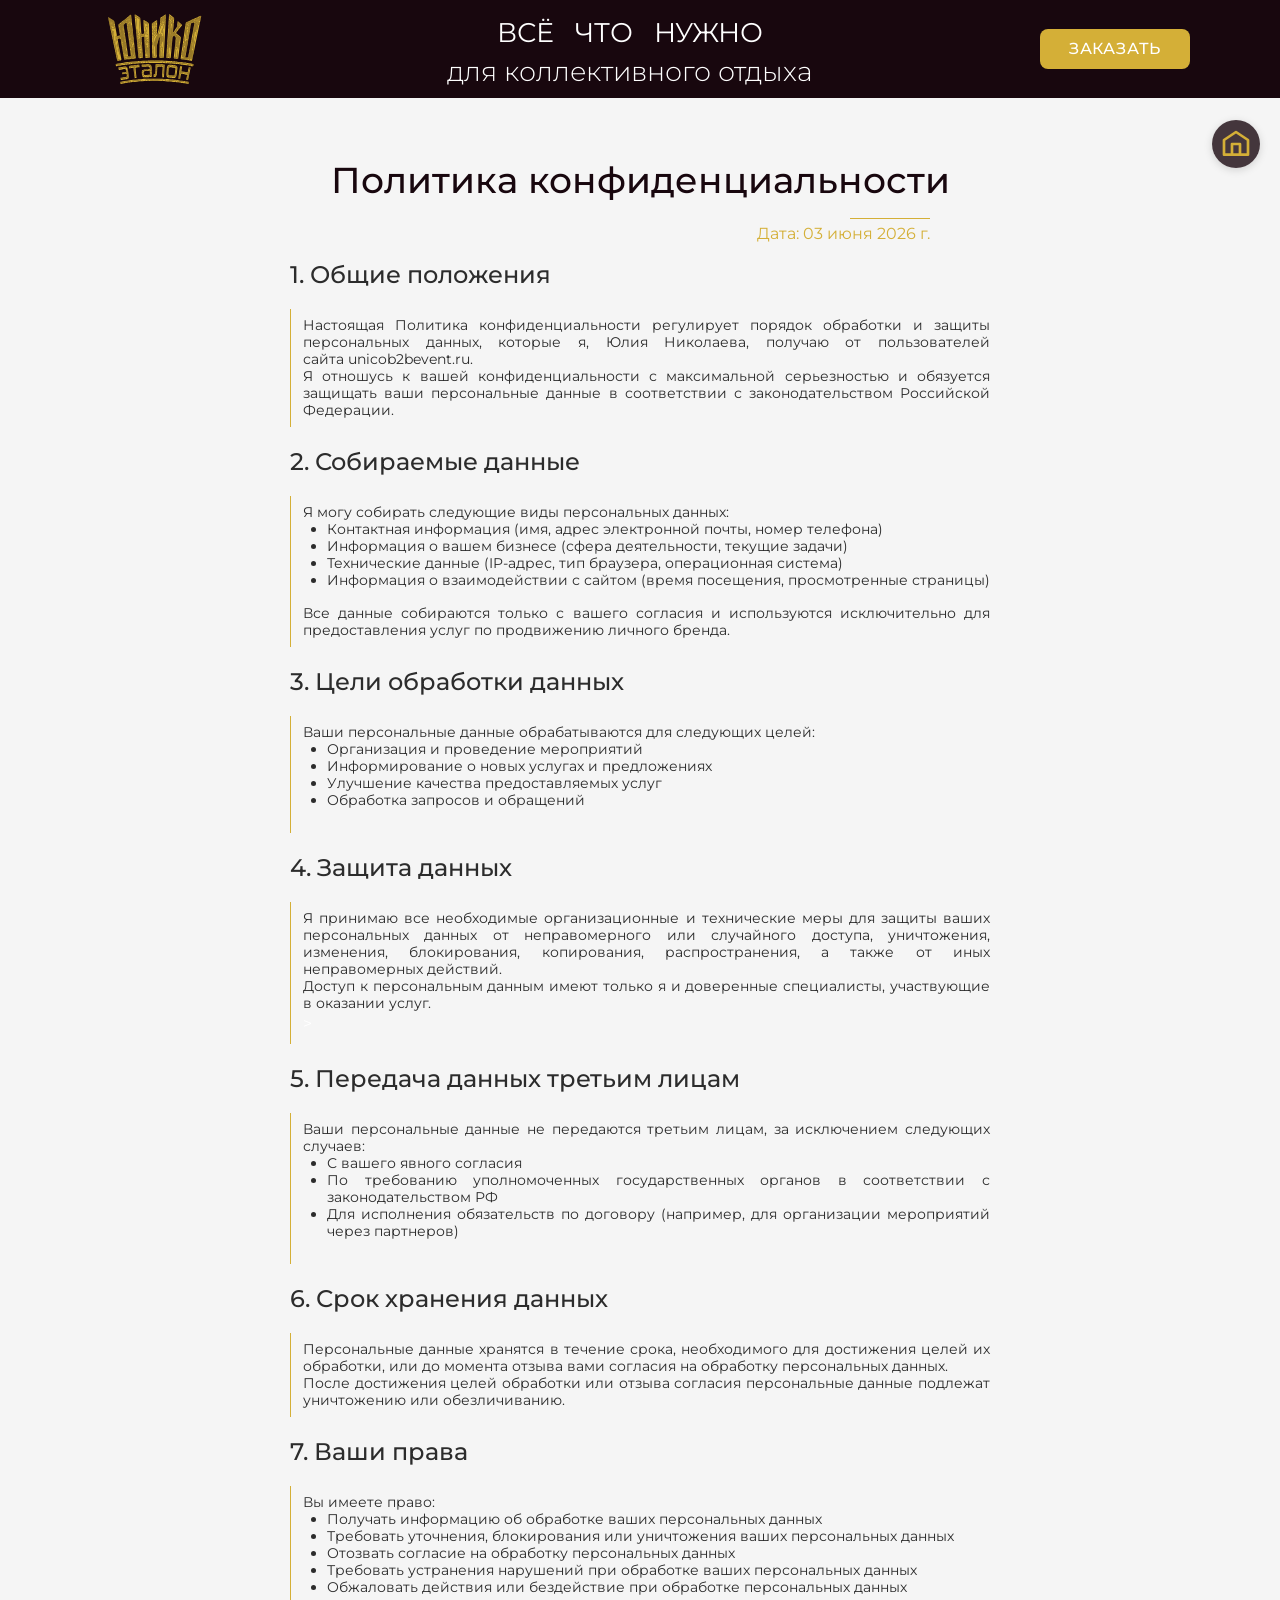
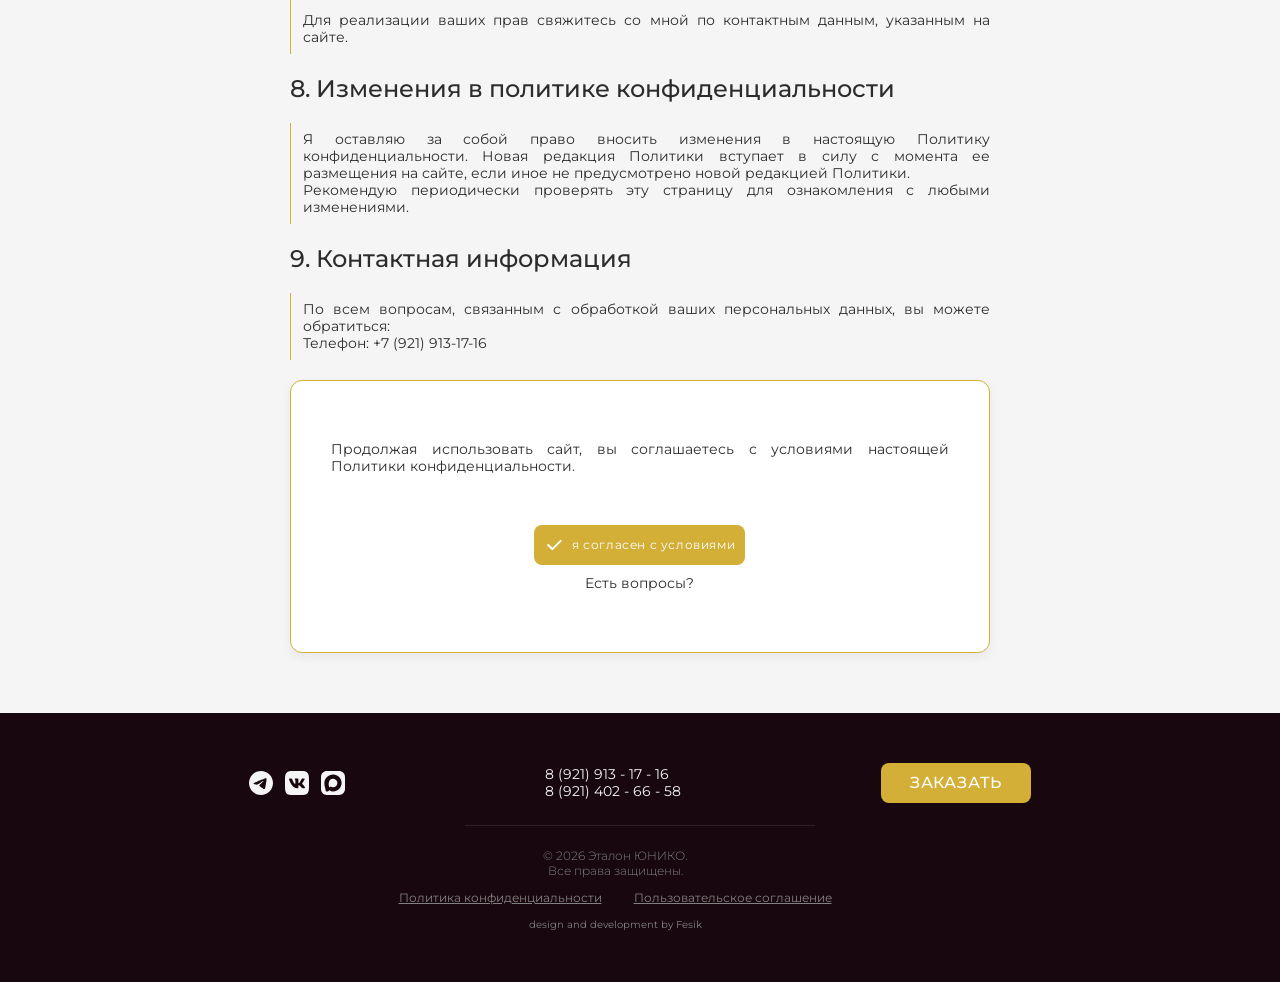
<file: privacy_policy_page.html>
<!DOCTYPE html>
<html lang="ru">
<head>
    <meta charset="UTF-8">
    <meta name="viewport" content="width=device-width, initial-scale=1.0">
    <title>Политика конфиденциальности – UNICOB2BEVENT</title>
    <meta name="description"
          content="Политика конфиденциальности сайта unicob2bevent.ru.">
    <meta name="robots" content="noindex, follow">
    <link rel="icon" href="/img/icons/favicon.svg" type="image/x-icon">
    <link href="https://fonts.googleapis.com/css2?family=Montserrat:wght@300;400;500;600&display=swap" rel="stylesheet">
    <link rel="stylesheet" href="./css/style.css?v=1.0.0">
    <meta name="theme-color" content="#18070E">
</head>
<body>
<header class="header">
    <div class="container header__inner">
        <a class="logo" href="index.html" aria-label="На главную"><img src="img/logo_vector_gold.svg" alt="логотип"></a>
        <div class="slogan">
            <span class="header__slogan_frsLine">всё &ensp;что &ensp;нужно</span>
            <span class="header__slogan_secLine">для коллективного отдыха</span>
        </div>
        <div class="header__contacts">
            <a href="tel:+79219131716">
                <button class="btn">Заказать</button>
            </a>
        </div>
    </div>
</header>
<main class="legal-page">

    <h1>Политика конфиденциальности</h1>
    <div class="divider">
        <svg width="80" height="1" viewBox="0 0 80 1" fill="none" xmlns="http://www.w3.org/2000/svg">
            <line y1="0.5" x2="80" y2="0.5" stroke="#D4AF37"/>
        </svg>
        <span class="legal-date">Дата: 03 июня 2026 г.</span>
    </div>
    <div class="legal__content">
        <h2>1. Общие положения</h2>
        <div class="legal__block">
            <p>Настоящая Политика конфиденциальности регулирует порядок обработки и защиты персональных данных, которые
                я, Юлия Николаева, получаю от пользователей сайта unicob2bevent.ru.<br>
                Я отношусь к вашей конфиденциальности с максимальной серьезностью и обязуется защищать ваши персональные
                данные в соответствии с законодательством Российской Федерации.</p>
        </div>
        <h2>2. Собираемые данные</h2>
        <div class="legal__block">
            <p>Я могу собирать следующие виды персональных данных:</p>
            <ul>
                <li>Контактная информация (имя, адрес электронной почты, номер телефона)</li>
                <li>Информация о вашем бизнесе (сфера деятельности, текущие задачи)</li>
                <li>Технические данные (IP-адрес, тип браузера, операционная система)</li>
                <li>Информация о взаимодействии с сайтом (время посещения, просмотренные страницы)</li>
            </ul>
            <p>Все данные собираются только с вашего согласия и используются исключительно для предоставления услуг по
                продвижению личного бренда.</p>
        </div>
        <h2>3. Цели обработки данных</h2>
        <div class="legal__block">
            <p>Ваши персональные данные обрабатываются для следующих целей:</p>
            <ul>
                <li>Организация и проведение мероприятий</li>
                <li>Информирование о новых услугах и предложениях</li>
                <li>Улучшение качества предоставляемых услуг</li>
                <li>Обработка запросов и обращений</li>
            </ul>
        </div>
        <h2>4. Защита данных</h2>
        <div class="legal__block">
            <p>Я принимаю все необходимые организационные и технические меры для защиты ваших персональных данных от
                неправомерного или случайного доступа, уничтожения, изменения, блокирования, копирования,
                распространения, а также от иных неправомерных действий.<br>
                Доступ к персональным данным имеют только я и доверенные специалисты, участвующие в оказании услуг.</p>>
        </div>
        <h2>5. Передача данных третьим лицам</h2>
        <div class="legal__block">
            <p>Ваши персональные данные не передаются третьим лицам, за исключением следующих случаев:</p>
            <ul>
                <li>С вашего явного согласия</li>
                <li>По требованию уполномоченных государственных органов в соответствии с законодательством РФ</li>
                <li>Для исполнения обязательств по договору (например, для организации мероприятий через партнеров)</li>
            </ul>
        </div>
        <h2>6. Срок хранения данных</h2>
        <div class="legal__block">
            <p>Персональные данные хранятся в течение срока, необходимого для достижения целей их обработки, или до
                момента отзыва вами согласия на обработку персональных данных.<br>
                После достижения целей обработки или отзыва согласия персональные данные подлежат уничтожению или
                обезличиванию.</p>
        </div>

        <h2>7. Ваши права</h2>
        <div class="legal__block">
            <p>Вы имеете право:</p>
            <ul>
                <li>Получать информацию об обработке ваших персональных данных</li>
                <li>Требовать уточнения, блокирования или уничтожения ваших персональных данных</li>
                <li>Отозвать согласие на обработку персональных данных</li>
                <li>Требовать устранения нарушений при обработке ваших персональных данных</li>
                <li>Обжаловать действия или бездействие при обработке персональных данных</li>
            </ul>
            <p>Для реализации ваших прав свяжитесь со мной по контактным данным, указанным на сайте.</p>
        </div>
        <h2>8. Изменения в политике конфиденциальности</h2>
        <div class="legal__block">
            <p>Я оставляю за собой право вносить изменения в настоящую Политику конфиденциальности. Новая редакция
                Политики вступает в силу с момента ее размещения на сайте, если иное не предусмотрено новой редакцией
                Политики.<br>Рекомендую периодически проверять эту страницу для ознакомления с любыми изменениями.</p>
        </div>
        <h2>9. Контактная информация</h2>
        <div class="legal__block">
            <p>По всем вопросам, связанным с обработкой ваших персональных данных, вы можете обратиться:</p>
            <p>Телефон: +7 (921) 913-17-16</p>
        </div>
        <div class="confirm">
            <p class="confirm__message">Продолжая использовать сайт, вы соглашаетесь с условиями настоящей Политики конфиденциальности.</p>
            <div class="confirm__accept">
                <button class="btn btn__accept" id="confirmBtn">
                    <svg width="20" height="20" viewBox="0 0 20 20" fill="none" xmlns="http://www.w3.org/2000/svg">
                        <path d="M16.6667 5.8335L8.33333 14.1668L4.16667 10.0002" stroke="currentColor" stroke-width="2" stroke-linecap="round" stroke-linejoin="round"/>
                    </svg>
                    <span>Я согласен с условиями</span>
                </button>
                <a href="tel:+79219131716" class="privacy-questions">Есть вопросы?</a>
            </div>
        </div>
    </div>
</main>
<footer class="footer">
    <div class="footer__main">
        <div class="footer__main-sotial">
            <a href="https://t.me/etalon_unico">
                <svg width="24" height="24" viewBox="0 0 24 24" fill="none" xmlns="http://www.w3.org/2000/svg">
                    <path d="M24 12C24 15.1826 22.7357 18.2348 20.4853 20.4853C18.2348 22.7357 15.1826 24 12 24C8.8174 24 5.76516 22.7357 3.51472 20.4853C1.26428 18.2348 0 15.1826 0 12C0 8.8174 1.26428 5.76516 3.51472 3.51472C5.76516 1.26428 8.8174 0 12 0C15.1826 0 18.2348 1.26428 20.4853 3.51472C22.7357 5.76516 24 8.8174 24 12ZM12.4305 8.859C11.2635 9.345 8.9295 10.35 5.4315 11.874C4.8645 12.099 4.566 12.321 4.539 12.537C4.494 12.9015 4.9515 13.0455 5.574 13.242L5.8365 13.3245C6.4485 13.524 7.2735 13.7565 7.701 13.7655C8.091 13.7745 8.5245 13.6155 9.003 13.2855C12.2715 11.079 13.959 9.9645 14.064 9.9405C14.139 9.9225 14.244 9.9015 14.313 9.9645C14.3835 10.026 14.376 10.1445 14.3685 10.176C14.3235 10.3695 12.528 12.0375 11.5995 12.9015C11.31 13.1715 11.1045 13.362 11.0625 13.4055C10.97 13.5 10.876 13.593 10.7805 13.6845C10.2105 14.2335 9.7845 14.6445 10.803 15.3165C11.2935 15.6405 11.6865 15.906 12.078 16.173C12.504 16.464 12.93 16.7535 13.482 17.1165C13.6215 17.2065 13.7565 17.304 13.887 17.397C14.3835 17.751 14.832 18.069 15.3825 18.018C15.7035 17.988 16.035 17.688 16.203 16.788C16.6005 14.6625 17.382 10.059 17.562 8.1615C17.573 8.00376 17.5664 7.8453 17.5425 7.689C17.5284 7.56288 17.4673 7.44669 17.3715 7.3635C17.235 7.26928 17.0723 7.22047 16.9065 7.224C16.4565 7.2315 15.762 7.473 12.4305 8.859Z"
                          fill="#F5F5F5"/>
                </svg>
            </a>
            <a href="https://vk.com/etalon_unico">
                <svg width="24" height="24" viewBox="0 0 24 24" fill="none" xmlns="http://www.w3.org/2000/svg">
                    <path d="M15.6875 0H8.325C1.59997 0 0 1.59997 0 8.31247V15.675C0 22.4 1.58753 24 8.31247 24H15.675C22.4 24 24 22.4125 24 15.6875V8.325C24 1.59997 22.4125 0 15.6875 0ZM19.375 17.125H17.625C16.9625 17.125 16.7625 16.5875 15.575 15.4C14.5375 14.4 14.1 14.275 13.8375 14.275C13.475 14.275 13.375 14.375 13.375 14.875V16.45C13.375 16.875 13.2375 17.125 12.125 17.125C11.0455 17.0524 9.99863 16.7245 9.07066 16.1681C8.14268 15.6118 7.36015 14.843 6.7875 13.925C5.42803 12.2328 4.48213 10.2469 4.02503 8.12497C4.02503 7.86247 4.125 7.62496 4.62503 7.62496H6.375C6.825 7.62496 6.98753 7.82497 7.1625 8.2875C8.01247 10.7875 9.46253 12.9625 10.05 12.9625C10.275 12.9625 10.375 12.8625 10.375 12.3V9.72496C10.3 8.55 9.675 8.44996 9.675 8.025C9.68323 7.91288 9.73483 7.80839 9.81885 7.73369C9.90287 7.659 10.0127 7.62 10.125 7.62496H12.875C13.25 7.62496 13.375 7.81246 13.375 8.26246V11.7375C13.375 12.1125 13.5375 12.2375 13.65 12.2375C13.875 12.2375 14.05 12.1125 14.4625 11.7C15.3489 10.619 16.0732 9.4147 16.6125 8.12497C16.6675 7.96978 16.7719 7.83689 16.9096 7.7466C17.0473 7.6563 17.2108 7.61358 17.375 7.62496H19.125C19.65 7.62496 19.7625 7.88746 19.65 8.26246C19.0132 9.68843 18.2254 11.042 17.3 12.3C17.1125 12.5875 17.0375 12.7375 17.3 13.075C17.475 13.3375 18.0875 13.85 18.5 14.3375C19.1 14.9359 19.5982 15.6284 19.975 16.3875C20.125 16.875 19.875 17.125 19.375 17.125Z"
                          fill="#F5F5F5"/>
                </svg>
            </a>
            <a href="https://max.ru/u/f9LHodD0cOKzIsAyocp4rZ_jFuIFk7jGyEmi_0BeuviK6y-SVyD90GuSvQ4">
                <svg width="24" height="24" viewBox="0 0 24 24" fill="none" xmlns="http://www.w3.org/2000/svg">
                    <path fill-rule="evenodd" clip-rule="evenodd"
                          d="M5.876 0H18.1238C21.3558 0 24 2.65244 24 5.89437V18.1056C24 21.3476 21.3558 24 18.1238 24H5.876C2.64418 24 0 21.3476 0 18.1056V5.89437C0 2.65244 2.64418 0 5.876 0ZM12.1857 20.4938C10.4956 20.4938 9.71031 20.2469 8.34918 19.2596C7.48277 20.3705 4.75593 21.2347 4.63587 19.7533C4.63587 18.6433 4.38599 17.7082 4.11038 16.6791C3.7731 15.418 3.39795 14.0153 3.39795 11.9766C3.39795 7.11556 7.3979 3.45886 12.1412 3.45886C16.8831 3.45886 20.6017 7.29328 20.6017 12.0239C20.6017 16.7538 16.7646 20.4939 12.1855 20.4939L12.1857 20.4938ZM12.2542 7.66185C9.94647 7.54126 8.14583 9.13738 7.74859 11.6357C7.41935 13.705 8.00274 16.2259 8.50141 16.3527C8.73679 16.4125 9.33911 15.9267 9.71015 15.5565C10.3211 15.9512 11.0218 16.2572 11.8008 16.2974C14.1703 16.4212 16.2694 14.573 16.3939 12.2111C16.5182 9.84919 14.6237 7.7856 12.2545 7.66185H12.2542Z"
                          fill="#F5F5F5"/>
                </svg>
            </a>
        </div>
        <div class="footer__main-phones">
            <a href="tel:+79219131716" class="footer__phone">8 (921) <span
                    style="font-size: 14px">913 - 17 - 16</span>
            </a>
            <a href="tel:+79214026658" class="footer__phone">8 (921) 402 - 66 - 58</a>
        </div>
        <a href="tel:+79219131716" class="btn btn--primary">Заказать</a>
    </div>
    <svg width="350" height="1" viewBox="0 0 350 1" fill="none" xmlns="http://www.w3.org/2000/svg">
        <line opacity="0.1" y1="0.5" x2="350" y2="0.5" stroke="#F5F5F5"/>
    </svg>
    <div class="footer__legal">
        <span class="footer__legal-copy">© 2026 Эталон ЮНИКО.<br>Все права защищены.</span>
        <div class="footer__legal-links">
            <a href="privacy_policy_page.html" class="footer__legal-link">Политика конфиденциальности</a>
            <a href="user_agreement_page.html" class="footer__legal-link">Пользовательское соглашение</a>
        </div>
        <a href="http://сайтвделе.рф" class="footer__legal-dev" target="_blank">design and development by Fesik</a>
    </div>
</footer>

<script src="./js/script.js" defer></script>
</body>
</html>
</file>
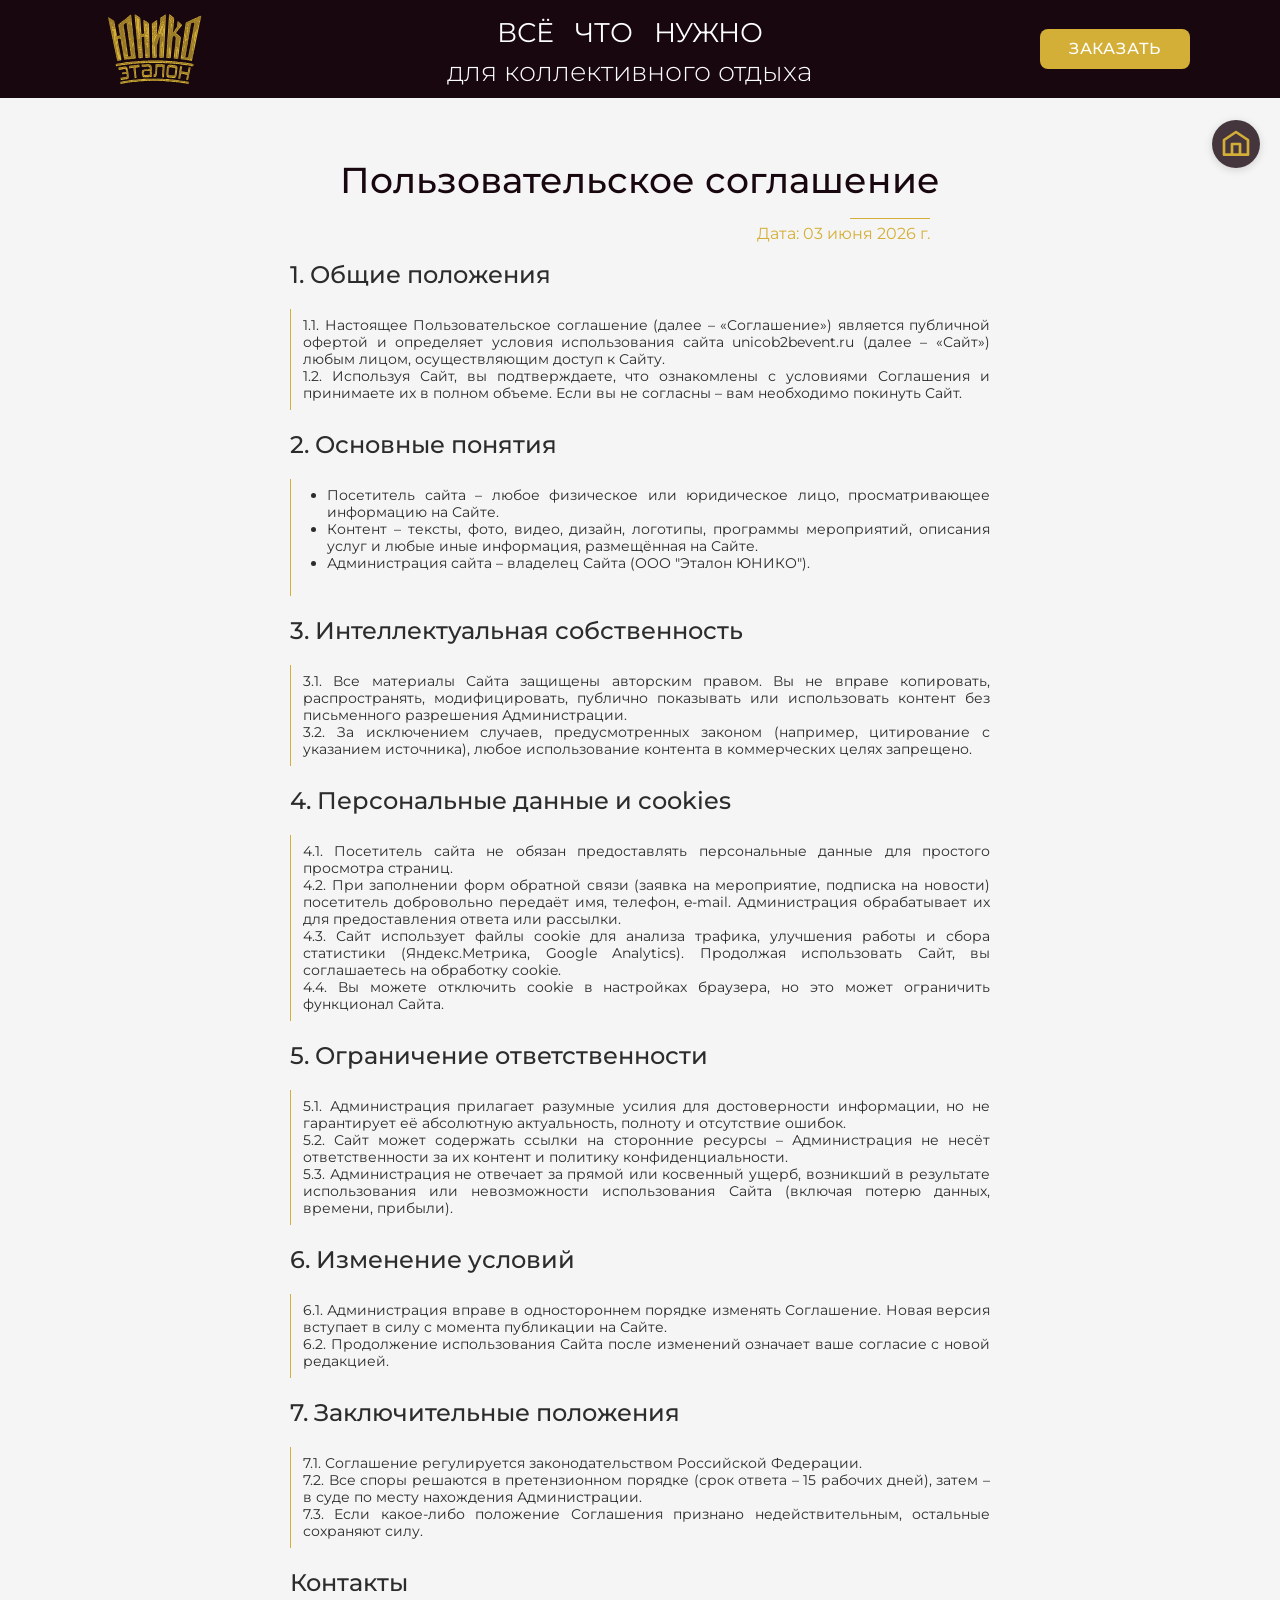
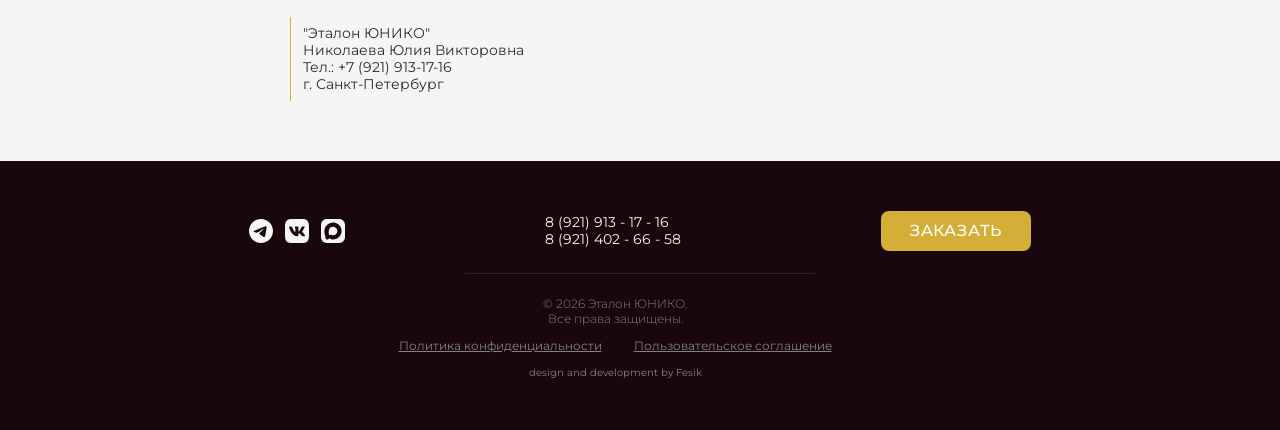
<file: user_agreement_page.html>
<!DOCTYPE html>
<html lang="ru">
<head>
    <meta charset="UTF-8">
    <meta name="viewport" content="width=device-width, initial-scale=1.0">
    <title>Пользовательское соглашение – UNICOB2BEVENT</title>
    <meta name="description"
          content="Пользовательское соглашение сайта unicob2bevent.ru. Условия использования и ограничения ответственности.">
    <meta name="robots" content="noindex, follow">
    <link rel="icon" href="/img/icons/favicon.svg" type="image/x-icon">
    <link href="https://fonts.googleapis.com/css2?family=Montserrat:wght@300;400;500;600&display=swap" rel="stylesheet">
    <link rel="stylesheet" href="./css/style.css?v=1.0.0">
    <meta name="theme-color" content="#18070E">
</head>
<body>
<header class="header">
    <div class="container header__inner">
        <a class="logo" href="index.html" aria-label="На главную"><img src="img/logo_vector_gold.svg" alt="логотип"></a>
        <div class="slogan">
            <span class="header__slogan_frsLine">всё &ensp;что &ensp;нужно</span>
            <span class="header__slogan_secLine">для коллективного отдыха</span>
        </div>
        <div class="header__contacts">
            <a href="tel:+79219131716">
                <button class="btn">Заказать</button>
            </a>
        </div>
    </div>
</header>
<main class="legal-page">

    <h1>Пользовательское соглашение</h1>
    <div class="divider">
        <svg width="80" height="1" viewBox="0 0 80 1" fill="none" xmlns="http://www.w3.org/2000/svg">
            <line y1="0.5" x2="80" y2="0.5" stroke="#D4AF37"/>
        </svg>
        <span class="legal-date">Дата: 03 июня 2026 г.</span>
    </div>
    <div class="legal__content">
        <h2>1. Общие положения</h2>
        <div class="legal__block">
            <p>1.1. Настоящее Пользовательское соглашение (далее – «Соглашение») является публичной офертой и определяет
                условия
                использования сайта unicob2bevent.ru (далее – «Сайт») любым лицом, осуществляющим доступ к Сайту.</p>
            <p>1.2. Используя Сайт, вы подтверждаете, что ознакомлены с условиями Соглашения и принимаете их в полном
                объеме.
                Если вы не согласны – вам необходимо покинуть Сайт.</p></div>
        <h2>2. Основные понятия</h2>
        <div class="legal__block">
            <ul>
                <li>Посетитель сайта – любое физическое или юридическое лицо, просматривающее информацию на Сайте.</li>
                <li>Контент – тексты, фото, видео, дизайн, логотипы, программы мероприятий, описания услуг и любые иные
                    информация, размещённая на Сайте.
                </li>
                <li>Администрация сайта – владелец Сайта (ООО "Эталон ЮНИКО").</li>
            </ul>
        </div>
        <h2>3. Интеллектуальная собственность</h2>
        <div class="legal__block">
            <p>3.1. Все материалы Сайта защищены авторским правом. Вы не вправе копировать, распространять,
                модифицировать,
                публично показывать или использовать контент без письменного разрешения Администрации.</p>
            <p>3.2. За исключением случаев, предусмотренных законом (например, цитирование с указанием источника), любое
                использование контента в коммерческих целях запрещено.</p>
        </div>

        <h2>4. Персональные данные и cookies</h2>
        <div class="legal__block">
            <p>4.1. Посетитель сайта не обязан предоставлять персональные данные для простого просмотра страниц.</p>
            <p>4.2. При заполнении форм обратной связи (заявка на мероприятие, подписка на новости) посетитель
                добровольно
                передаёт имя, телефон, e-mail. Администрация обрабатывает их для предоставления ответа или рассылки.</p>
            <p>4.3. Сайт использует файлы cookie для анализа трафика, улучшения работы и сбора статистики
                (Яндекс.Метрика,
                Google Analytics). Продолжая использовать Сайт, вы соглашаетесь на обработку cookie.</p>
            <p>4.4. Вы можете отключить cookie в настройках браузера, но это может ограничить функционал Сайта.</p>
        </div>
        <h2>5. Ограничение ответственности</h2>
        <div class="legal__block">
            <p>5.1. Администрация прилагает разумные усилия для достоверности информации, но не гарантирует её
                абсолютную
                актуальность, полноту и отсутствие ошибок.</p>
            <p>5.2. Сайт может содержать ссылки на сторонние ресурсы – Администрация не несёт ответственности за их
                контент
                и
                политику конфиденциальности.</p>
            <p>5.3. Администрация не отвечает за прямой или косвенный ущерб, возникший в результате использования или
                невозможности использования Сайта (включая потерю данных, времени, прибыли).</p>
        </div>
        <h2>6. Изменение условий</h2>
        <div class="legal__block">
            <p>6.1. Администрация вправе в одностороннем порядке изменять Соглашение. Новая версия вступает в силу с
                момента
                публикации на Сайте.</p>
            <p>6.2. Продолжение использования Сайта после изменений означает ваше согласие с новой редакцией.</p>
        </div>

        <h2>7. Заключительные положения</h2>
        <div class="legal__block">
            <p>7.1. Соглашение регулируется законодательством Российской Федерации.</p>
            <p>7.2. Все споры решаются в претензионном порядке (срок ответа – 15 рабочих дней), затем – в суде по месту
                нахождения Администрации.</p>
            <p>7.3. Если какое-либо положение Соглашения признано недействительным, остальные сохраняют силу.</p>
        </div>
        <h2>Контакты</h2>
        <div class="legal__block">
            <p>"Эталон ЮНИКО"</p>
            <p>Николаева Юлия Викторовна</p>
            <p>Тел.: +7 (921) 913-17-16</p>
            <p>г. Санкт-Петербург</p>
        </div>
    </div>
</main>
<footer class="footer">
    <div class="footer__main">
        <div class="footer__main-sotial">
            <a href="https://t.me/etalon_unico">
                <svg width="24" height="24" viewBox="0 0 24 24" fill="none" xmlns="http://www.w3.org/2000/svg">
                    <path d="M24 12C24 15.1826 22.7357 18.2348 20.4853 20.4853C18.2348 22.7357 15.1826 24 12 24C8.8174 24 5.76516 22.7357 3.51472 20.4853C1.26428 18.2348 0 15.1826 0 12C0 8.8174 1.26428 5.76516 3.51472 3.51472C5.76516 1.26428 8.8174 0 12 0C15.1826 0 18.2348 1.26428 20.4853 3.51472C22.7357 5.76516 24 8.8174 24 12ZM12.4305 8.859C11.2635 9.345 8.9295 10.35 5.4315 11.874C4.8645 12.099 4.566 12.321 4.539 12.537C4.494 12.9015 4.9515 13.0455 5.574 13.242L5.8365 13.3245C6.4485 13.524 7.2735 13.7565 7.701 13.7655C8.091 13.7745 8.5245 13.6155 9.003 13.2855C12.2715 11.079 13.959 9.9645 14.064 9.9405C14.139 9.9225 14.244 9.9015 14.313 9.9645C14.3835 10.026 14.376 10.1445 14.3685 10.176C14.3235 10.3695 12.528 12.0375 11.5995 12.9015C11.31 13.1715 11.1045 13.362 11.0625 13.4055C10.97 13.5 10.876 13.593 10.7805 13.6845C10.2105 14.2335 9.7845 14.6445 10.803 15.3165C11.2935 15.6405 11.6865 15.906 12.078 16.173C12.504 16.464 12.93 16.7535 13.482 17.1165C13.6215 17.2065 13.7565 17.304 13.887 17.397C14.3835 17.751 14.832 18.069 15.3825 18.018C15.7035 17.988 16.035 17.688 16.203 16.788C16.6005 14.6625 17.382 10.059 17.562 8.1615C17.573 8.00376 17.5664 7.8453 17.5425 7.689C17.5284 7.56288 17.4673 7.44669 17.3715 7.3635C17.235 7.26928 17.0723 7.22047 16.9065 7.224C16.4565 7.2315 15.762 7.473 12.4305 8.859Z"
                          fill="#F5F5F5"/>
                </svg>
            </a>
            <a href="https://vk.com/etalon_unico">
                <svg width="24" height="24" viewBox="0 0 24 24" fill="none" xmlns="http://www.w3.org/2000/svg">
                    <path d="M15.6875 0H8.325C1.59997 0 0 1.59997 0 8.31247V15.675C0 22.4 1.58753 24 8.31247 24H15.675C22.4 24 24 22.4125 24 15.6875V8.325C24 1.59997 22.4125 0 15.6875 0ZM19.375 17.125H17.625C16.9625 17.125 16.7625 16.5875 15.575 15.4C14.5375 14.4 14.1 14.275 13.8375 14.275C13.475 14.275 13.375 14.375 13.375 14.875V16.45C13.375 16.875 13.2375 17.125 12.125 17.125C11.0455 17.0524 9.99863 16.7245 9.07066 16.1681C8.14268 15.6118 7.36015 14.843 6.7875 13.925C5.42803 12.2328 4.48213 10.2469 4.02503 8.12497C4.02503 7.86247 4.125 7.62496 4.62503 7.62496H6.375C6.825 7.62496 6.98753 7.82497 7.1625 8.2875C8.01247 10.7875 9.46253 12.9625 10.05 12.9625C10.275 12.9625 10.375 12.8625 10.375 12.3V9.72496C10.3 8.55 9.675 8.44996 9.675 8.025C9.68323 7.91288 9.73483 7.80839 9.81885 7.73369C9.90287 7.659 10.0127 7.62 10.125 7.62496H12.875C13.25 7.62496 13.375 7.81246 13.375 8.26246V11.7375C13.375 12.1125 13.5375 12.2375 13.65 12.2375C13.875 12.2375 14.05 12.1125 14.4625 11.7C15.3489 10.619 16.0732 9.4147 16.6125 8.12497C16.6675 7.96978 16.7719 7.83689 16.9096 7.7466C17.0473 7.6563 17.2108 7.61358 17.375 7.62496H19.125C19.65 7.62496 19.7625 7.88746 19.65 8.26246C19.0132 9.68843 18.2254 11.042 17.3 12.3C17.1125 12.5875 17.0375 12.7375 17.3 13.075C17.475 13.3375 18.0875 13.85 18.5 14.3375C19.1 14.9359 19.5982 15.6284 19.975 16.3875C20.125 16.875 19.875 17.125 19.375 17.125Z"
                          fill="#F5F5F5"/>
                </svg>
            </a>
            <a href="https://max.ru/u/f9LHodD0cOKzIsAyocp4rZ_jFuIFk7jGyEmi_0BeuviK6y-SVyD90GuSvQ4">
                <svg width="24" height="24" viewBox="0 0 24 24" fill="none" xmlns="http://www.w3.org/2000/svg">
                    <path fill-rule="evenodd" clip-rule="evenodd"
                          d="M5.876 0H18.1238C21.3558 0 24 2.65244 24 5.89437V18.1056C24 21.3476 21.3558 24 18.1238 24H5.876C2.64418 24 0 21.3476 0 18.1056V5.89437C0 2.65244 2.64418 0 5.876 0ZM12.1857 20.4938C10.4956 20.4938 9.71031 20.2469 8.34918 19.2596C7.48277 20.3705 4.75593 21.2347 4.63587 19.7533C4.63587 18.6433 4.38599 17.7082 4.11038 16.6791C3.7731 15.418 3.39795 14.0153 3.39795 11.9766C3.39795 7.11556 7.3979 3.45886 12.1412 3.45886C16.8831 3.45886 20.6017 7.29328 20.6017 12.0239C20.6017 16.7538 16.7646 20.4939 12.1855 20.4939L12.1857 20.4938ZM12.2542 7.66185C9.94647 7.54126 8.14583 9.13738 7.74859 11.6357C7.41935 13.705 8.00274 16.2259 8.50141 16.3527C8.73679 16.4125 9.33911 15.9267 9.71015 15.5565C10.3211 15.9512 11.0218 16.2572 11.8008 16.2974C14.1703 16.4212 16.2694 14.573 16.3939 12.2111C16.5182 9.84919 14.6237 7.7856 12.2545 7.66185H12.2542Z"
                          fill="#F5F5F5"/>
                </svg>
            </a>
        </div>
        <div class="footer__main-phones">
            <a href="tel:+79219131716" class="footer__phone">8 (921) <span
                    style="font-size: 14px">913 - 17 - 16</span>
            </a>
            <a href="tel:+79214026658" class="footer__phone">8 (921) 402 - 66 - 58</a>
        </div>
        <a href="tel:+79219131716" class="btn btn--primary">Заказать</a>
    </div>
    <svg width="350" height="1" viewBox="0 0 350 1" fill="none" xmlns="http://www.w3.org/2000/svg">
        <line opacity="0.1" y1="0.5" x2="350" y2="0.5" stroke="#F5F5F5"/>
    </svg>
    <div class="footer__legal">
        <span class="footer__legal-copy">© 2026 Эталон ЮНИКО.<br>Все права защищены.</span>
        <div class="footer__legal-links">
            <a href="privacy_policy_page.html" class="footer__legal-link">Политика конфиденциальности</a>
            <a href="user_agreement_page.html" class="footer__legal-link">Пользовательское соглашение</a>
        </div>
        <a href="http://сайтвделе.рф" class="footer__legal-dev" target="_blank">design and development by Fesik</a>
    </div>
</footer>

<script src="./js/script.js" defer></script>
</body>
</html>
</file>
<file: css/style.css>
/* ===== RESET ===== */
*,
*::before,
*::after {
    margin: 0;
    padding: 0;
    box-sizing: border-box;
}

html {
    scroll-behavior: smooth;
}

body {
    min-height: 100vh;
    text-rendering: optimizeSpeed;
    line-height: 1.5;
}

img,
picture,
video,
canvas,
svg {
    display: block;
    max-width: 100%;
}

input,
button,
textarea,
select {
    font: inherit;
}

button {
    background: none;
    border: none;
    cursor: pointer;
}

a {
    text-decoration: none;
    color: inherit;
}

ul,
ol {
    list-style: none;
}

@media (prefers-reduced-motion: reduce) {
    html:focus-within {
        scroll-behavior: auto;
    }

    *,
    *::before,
    *::after {
        animation-duration: 0.01ms !important;
        animation-iteration-count: 1 !important;
        transition-duration: 0.01ms !important;
        scroll-behavior: auto !important;
    }
}

/* Убираем стандартный alt-текст у изображений */
img {
    font-size: 0;
    color: transparent;
    text-indent: -9999px;
}

/* ===== ПЕРЕМЕННЫЕ ===== */
:root {
    --color-dark: #18070E;
    --color-gold: #D4AF37;
    --color-light: #F5F5F5;
    --color-white: #FFFFFF;
    --color-text: #2C2C2C;
    --color-text-inverse: #FFFFFF;

    --font-body: 'Montserrat';
    --container-width: 1150px;
    --gap: 1.5rem;
}

/* ===== ОБЩИЕ СТИЛИ ===== */
body {
    font-family: var(--font-body), system-ui, sans-serif;
    background-color: var(--color-light);
    color: var(--color-text-inverse);
    font-weight: 400;
    display: flex;
    justify-content: center;
    flex-direction: column;
    align-items: stretch;
    min-height: 100vh;
    margin: 0;
}

.container {
    width: 100%;
    max-width: var(--container-width);
    padding: 0 2rem;
    margin: 0 auto;
}

.section {
    padding: 40px 0 10px;
}

/* Заголовки секций и карточек — общие стили */
.section__title,
.card__title,
.about__title {
    font-weight: 500;
    font-size: 36px;
    line-height: 44px;
    text-align: center;
    color: var(--color-text);
}

/* Стиль-подпись для мобильных (Элегантный / Активный) */
.section__style {
    display: block;
    text-align: center;
    font-weight: 600;
    font-size: 1rem;
    color: var(--color-gold);
    margin-top: -0.5rem;
    margin-bottom: 1.5rem;
    text-transform: uppercase;
    letter-spacing: 0.05em;
}

/* Скрытие блоков, предназначенных только для мобильных/планшетов, на десктопе */
.mobile-only,
.mobile-tablet-only,
.mobile-only-extra {
    display: none;
}

/* ===== HEADER ===== */
.header {
    background-color: var(--color-dark);
    display: flex;
    justify-content: center;
    align-items: center;
    padding: 10px 0;
    gap: 10px;
    min-width: 100%;
    margin: 0 auto;
}

.header__inner {
    display: flex;
    justify-content: space-between;
    align-items: center;
    flex-direction: row;
    padding: 0 40px;
    width: 1150px;
}

.logo {
    color: var(--color-gold);
    width: 100px;
    height: 77px;
}

.slogan {
    display: flex;
    flex-direction: column;
    justify-content: center;
    align-items: center;
    padding: 0;
}

.header__slogan_frsLine {
    font-weight: 400;
    font-size: 27px;
    line-height: 45px;
    text-align: center;
    text-transform: uppercase;
    color: var(--color-text-inverse);
    vertical-align: bottom;
}

.header__slogan_secLine {
    font-style: normal;
    font-weight: 300;
    font-size: 27px;
    line-height: 33px;
    text-align: center;
    text-transform: lowercase;
    color: var(--color-text-inverse);
    vertical-align: top;
}

.header__contacts {
    width: 120px;
    height: 40px;
    display: flex;
    flex-direction: row;
    justify-content: center;
    align-items: center;
    padding: 10px;
    gap: 10px;
    isolation: isolate;
}

/* ===== КНОПКИ ===== */
.btn {
    display: flex;
    flex-direction: row;
    justify-content: center;
    align-items: center;
    padding: 10px;
    font-weight: 500;
    font-style: normal;
    font-size: 16px;
    line-height: 20px;
    text-transform: uppercase;
    letter-spacing: 0.05em;
    border-radius: 8px;
    gap: 10px;
    isolation: isolate;
    width: 150px;
    height: 40px;
    transition: background-color 0.7s, color 0.7s;
    will-change: transform;
    background: var(--color-gold);
    color: var(--color-text-inverse);
}

.btn:hover {
    background-color: #c5a028;
    transform: scale(1.02);
    box-shadow: 0 4px 12px rgba(212, 175, 55, 0.4);
}

/* ===== HERO (ДЕСКТОП) ===== */
.hero,
.events,
.cards__grid,
.card,
.steps,
.partner,
.about,
.referral,
.footer,
.legal-page {
    display: flex;
    flex-direction: column;
    align-items: center;
}

.hero {
    gap: 10px;
    padding: 80px 0 40px;
    justify-content: center;
}

.hero__container {
    gap: 10px;
    display: flex;
    flex-direction: column;
    justify-content: center;
    align-items: center;
}

.hero__title,
.hero__subtitle {
    font-family: var(--font-body), system-ui, sans-serif;
    font-size: 44px;
    font-weight: 500;
    line-height: 59px;
    text-align: center;
    color: var(--color-text);
    font-style: italic;
}

.hero__subtitle {
    color: transparent;
    background: linear-gradient(90deg, var(--color-gold), #B49531, var(--color-text));
    background-clip: text;
    -webkit-background-clip: text;
    display: inline-block;
    width: 520px;
}

/* ===== КАРТОЧКИ (ДЕСКТОП) ===== */
.events {
    padding: 0;
}

.cards__grid {
    align-items: flex-start;
    padding: 0;
    width: 100%;
}

.card {
    padding: 60px;
    gap: 20px;
    width: 100%;
}

.card__title {
    max-width: 750px;
}

/* Слайдер */
.card__slider {
    display: flex;
    flex-direction: column;
    gap: 0;
    width: 100%;
    max-width: 750px;
    margin: 0 auto 20px;
    height: 500px;
    position: relative;
    touch-action: pan-y;
}

/* Контейнер изображений  */
.slider-images {
    position: relative;
    width: 100%;
    flex-shrink: 0;
    height: 500px;
    overflow: hidden;               /* обрезаем фото по краям */
}

.card__slider-img {
    position: absolute;
    top: 0;
    left: 0;
    width: 100%;
    height: 100%;
    object-fit: cover;
    border-radius: 12px;
    transition: opacity 0.6s ease-in-out;
    background: #2C2C2C;
    opacity: 0.4;
    text-indent: -9999px;
}

/* Пагинация */
.tui-pager {
    display: flex;
    justify-content: center;
    gap: 12px;
    margin: 20px 0;
    padding: 0;
    flex-shrink: 0;
}

.badge {
    box-sizing: border-box;
    display: flex;
    flex-direction: row;
    justify-content: center;
    align-items: center;
    padding: 8px 12px;
    gap: 6px;
    position: absolute;
    left: 15px;
    top: 15px;
    border: 1px solid rgba(255, 255, 255, 0.3);
    box-shadow: 0 2px 8px rgba(0, 0, 0, 0.15);
    border-radius: 8px;
    color: var(--color-text);
    opacity: 0.7;
    font-weight: 600;
    font-size: 12px;
    line-height: 15px;
    text-align: center;
    transition: opacity 0.3s ease, transform 0.3s ease;
}

.card__slider:hover .badge {
    opacity: 1;
    transform: scale(1.02);
}

.active {
    background: #ED9E5F;
}

.elegant {
    background: #B995CD;
}

.location {
    background: #B6CDAB;
}

.food {
    background: #E7D387;
}

/* Сетка контента внутри карточки */
.card__grid {
    display: flex;
    flex-direction: column;
    align-items: flex-start;
    gap: 15px;
    max-width: 750px;
    width: 100%;
    margin: 40px auto 0;
    padding: 0;
    box-sizing: border-box;
}

.card__content {
    display: flex;
    flex-direction: column;
    align-items: flex-start;
    padding: 16px 0 16px 12px;
    border-left: 1px solid var(--color-gold);
}

.card__subtitle {
    font-weight: 500;
    font-size: 24px;
    line-height: 29px;
    color: var(--color-text);
}

.card__desc {
    font-size: 16px;
    line-height: 20px;
    font-style: normal;
    font-weight: 400;
    color: var(--color-text);
}

/* ===== ШАГИ ===== */
.steps {
    padding: 60px;
    gap: 40px;
}

.steps__list {
    display: flex;
    justify-content: center;
    gap: 20px;
    align-items: flex-start;
    padding: 0;
}

.step {
    display: flex;
    flex-direction: column;
    justify-content: center;
    align-items: center;
    padding: 20px;
    gap: 15px;
    background: var(--color-white);
    box-shadow: 0 4px 12px rgba(0, 0, 0, 0.06);
    border-radius: 12px;
    position: relative;
    max-width: 370px;
}

.step__act {
    display: flex;
    justify-content: center;
    align-items: flex-start;
    padding: 0;
    gap: 20px;
    width: 330px;
    max-width: 330px;
    height: 87px;
}

.step__number {
    font-weight: 700;
    font-size: 48px;
    line-height: 59px;
    color: var(--color-gold);
    opacity: 0.5;
    transition: transform 0.3s ease, opacity 0.3s ease;
}

.step:hover .step__number {
    transform: scale(1.1);
    opacity: 0.8;
}

.step__arrow {
    font-weight: 700;
    font-size: 36px;
    line-height: 59px;
    color: var(--color-gold);
    opacity: 0.5;
    position: absolute;
    top: 50px;
    right: 10px;
    display: inline-block;
    transition: transform 0.3s ease;
}

.step:hover .step__arrow {
    animation: gentleShake 0.4s ease;
}

.step__title {
    font-weight: 500;
    font-size: 20px;
    line-height: 24px;
    color: var(--color-text);
}

.step__desc {
    height: 65px;
    font-weight: 400;
    font-size: 16px;
    line-height: 20px;
    color: var(--color-text);
}

/* ===== БЛОК ПАРТНЁРЫ ===== */
.partner {
    padding: 60px 0;
    gap: 80px;
    margin-bottom: 50px;
}

.logos {
    display: flex;
    flex-direction: column;
    align-items: flex-start;
    gap: 20px;
    max-width: 1150px;
    width: 100%;
    margin: 0 auto;
}

.logos__line {
    display: flex;
    flex-direction: row;
    align-items: center;
    gap: 60px;
    background: var(--color-white);
    flex-wrap: nowrap;
    overflow-x: hidden;
    width: 100%;
    height: 90px;
    box-sizing: border-box;
    position: relative;
    justify-content: flex-start;
    padding: 0 !important;
}

.logos__line img {
    flex-shrink: 0;
    height: 60px;
    width: auto;
}

.logos__track {
    display: flex;
    flex-wrap: nowrap;
    align-items: center;
    gap: inherit;
    width: max-content;
}

/* ===== БЛОК О КОМПАНИИ ===== */
.about {
    gap: 40px;
}

.about__main {
    display: flex;
    flex-direction: row;
    justify-content: center;
    align-items: center;
    padding: 0;
    gap: 40px;
}

.about__logo {
    width: 175px;
    height: 134px;
}

.about__title-content {
    display: flex;
    flex-direction: column;
    align-items: center;
    padding: 0;
    gap: 8px;
}

.about__subtitle {
    font-family: var(--font-body), system-ui, sans-serif;
    font-weight: 500;
    font-size: 24px;
    line-height: 29px;
    color: var(--color-gold);
}

.about__grid {
    display: flex;
    justify-content: center;
    align-items: center;
    gap: 40px;
    width: 915px;
}

.about__grid-left {
    display: flex;
    flex-direction: column;
    padding: 0;
    gap: 40px;
}

.about__grid-right {
    display: flex;
    justify-content: flex-end;
    align-items: flex-start;
    padding: 0;
    box-shadow: 0 4px 12px rgba(0, 0, 0, 0.06);
    border-radius: 12px;
    box-sizing: border-box;
}

.about__grid-card {
    display: flex;
    flex-direction: column;
    justify-content: center;
    padding: 40px;
    gap: 28px;
    background: var(--color-white);
    border-radius: 12px;
    color: var(--color-text);
    font-family: var(--font-body), system-ui, sans-serif;
    height: 174px;
    width: 340px;
    box-shadow: 0 4px 12px rgba(0, 0, 0, 0.06);
}

.about__grid-card-title {
    font-weight: 500;
    font-size: 24px;
    line-height: 29px;
    text-align: center;
}

.about__grid-card-content {
    font-weight: 400;
    font-size: 16px;
    line-height: 20px;
    text-align: center;
    height: auto;
}

.photo__person {
    box-sizing: border-box;
    background: #D9D9D9;
    border: 1px solid var(--color-gold);
    box-shadow: 0 4px 12px rgba(0, 0, 0, 0.06);
    border-radius: 12px;
}

.about__mission {
    display: flex;
    flex-direction: column;
    align-items: flex-end;
    padding: 0;
    gap: 8px;
}

.about__mission-title {
    font-family: var(--font-body), system-ui, sans-serif;
    font-weight: 400;
    font-style: italic;
    font-size: 20px;
    line-height: 29px;
    text-align: right;
    color: var(--color-text);
    margin: 20px auto 40px;
}

.about__mission-content {
    font-family: var(--font-body), system-ui, sans-serif;
    font-style: italic;
    font-weight: 400;
    font-size: 16px;
    line-height: 150%;
    text-align: right;
    color: var(--color-text);
}

/* ===== БЛОК НАГРАДЫ ===== */
.awards {
    background-color: var(--color-light);
}

.awards__grid {
    gap: 30px;
}

.award-cards {
    display: flex;
    flex-direction: column;
    gap: 40px;
    background: var(--color-white);
    border-radius: 12px;
    padding: 40px;
    box-shadow: 0 4px 12px rgba(0, 0, 0, 0.06);
    transition: transform 0.3s ease, box-shadow 0.3s ease;
    max-width: 900px;
    color: var(--color-text);
}

.award-cards:hover,
.about__grid-card:hover,
.about__grid-right:hover {
    box-shadow: 0 8px 24px rgba(0, 0, 0, 0.1);
}

.award-mainTitle {
    text-align: start;
    padding-left: 80px;
}

.award-card {
    display: flex;
    flex-direction: column;
    gap: 15px;
    transition: transform 0.3s ease, box-shadow 0.3s ease;
}

.award-firstLine {
    display: flex;
    gap: 15px;
    align-items: center;
}

.award-year {
    font-weight: 700;
    font-size: 18px;
    line-height: 22px;
    color: var(--color-gold);
    letter-spacing: 0.05em;
}

.award-future-icon {
    color: var(--color-gold);
}

.award-title {
    font-weight: 500;
    font-size: 20px;
    line-height: 28px;
    color: var(--color-text);
}

.award-desc {
    font-weight: 400;
    font-size: 14px;
    line-height: 20px;
    color: var(--color-text);
    opacity: 0.85;
}

/* ===== КЕШБЕК ЗА РЕКОМЕНДАЦИЮ ===== */
.referral {
    justify-content: center;
    gap: 20px;
    padding: 20px 0 40px;
    margin: 0;
}

.referral__icon {
    height: 65px;
    width: auto;
    display: block;
}

.referral__text {
    font-family: var(--font-body), system-ui, sans-serif;
    font-weight: 500;
    font-size: 28px;
    line-height: 34px;
    text-align: center;
    color: var(--color-gold);
    max-width: 600px;
    padding: 0 20px;
}

/* ===== ФУТЕР ===== */
.footer {
    padding: 40px 20px;
    gap: 12px;
    margin-top: 20px;
    background: var(--color-dark);
}

.footer__main {
    display: flex;
    align-items: center;
    justify-content: center;
    padding: 10px;
    gap: 200px;
    width: 100%;
    max-width: 1150px;
}

.footer__main-sotial {
    display: flex;
    justify-content: center;
    align-items: center;
    padding: 0;
    gap: 12px;
}

.footer__main-sotial a svg {
    transition: transform 0.2s ease, filter 0.2s ease;
}

.footer__main-sotial a:hover svg {
    transform: scale(1.15);
    filter: drop-shadow(0 0 4px var(--color-gold));
}

.footer__main-phones {
    display: flex;
    flex-direction: column;
    align-items: flex-start;
    justify-content: center;
    padding: 0;
}

.footer__phone {
    font-family: var(--font-body), system-ui, sans-serif;
    font-weight: 400;
    font-size: 14px;
    line-height: 17px;
    text-align: justify;
    color: #F5F5F5;
}

.footer__phone:hover {
    color: var(--color-gold);
}

.footer__legal {
    display: flex;
    flex-direction: column;
    align-items: center;
    padding: 10px;
    gap: 12px;
    max-width: 1150px;
    margin-right: 50px;
}

.footer__legal a {
    color: var(--color-light);
    text-decoration: underline;
    transition: color 0.2s;
}

.footer__legal a:hover {
    color: var(--color-gold);
}

.footer__legal-copy {
    font-family: var(--font-body), system-ui, sans-serif;
    font-weight: 300;
    font-size: 12px;
    line-height: 15px;
    text-align: center;
    color: #828181;
}

.footer__legal-links {
    display: flex;
    align-items: center;
    padding: 0;
    gap: 32px;
}

.footer__legal-link,
.footer__legal-link:link,
.footer__legal-link:visited,
.footer__legal-link:hover,
.footer__legal-link:active {
    font-family: var(--font-body), system-ui, sans-serif;
    font-weight: 400;
    font-size: 12px;
    line-height: 15px;
    color: #828181;
}

.footer__legal-dev,
.footer__legal-dev:link,
.footer__legal-dev:visited,
.footer__legal-dev:hover,
.footer__legal-dev:active {
    font-family: var(--font-body), system-ui, sans-serif;
    font-weight: 400;
    font-size: 10px;
    line-height: 15px;
    text-align: justify;
    color: #828181;
    text-decoration: none;
}

/* ===== СТРАНИЦЫ ПОЛИТИКИ / СОГЛАШЕНИЯ ===== */
.legal-page {
    justify-content: center;
    padding: 60px 10px 40px;
    gap: 16px;
    width: 700px;
    margin: 0 auto;
}

.legal-page h1 {
    text-align: center;
    font-family: var(--font-body), system-ui, sans-serif;
    font-weight: 500;
    font-size: 36px;
    line-height: 44px;
    color: var(--color-dark);
}

.divider {
    display: flex;
    flex-direction: column;
    align-items: flex-end;
    gap: 5px;
    width: 580px;
}

.legal__content {
    display: flex;
    justify-content: center;
    flex-direction: column;
    gap: 20px;
}

.legal-date {
    font-family: var(--font-body), system-ui, sans-serif;
    font-weight: 400;
    font-size: 16px;
    line-height: 20px;
    color: var(--color-gold);
}

.legal-page h2 {
    display: flex;
    flex-direction: column;
    align-items: flex-start;
    gap: 6px;
    width: 700px;
    color: var(--color-text);
    font-family: var(--font-body), system-ui, sans-serif;
    font-weight: 500;
    font-size: 24px;
    line-height: 29px;
}

.legal-page p,
.legal-page li {
    font-family: var(--font-body), system-ui, sans-serif;
    font-weight: 400;
    font-size: 14px;
    line-height: 17px;
    text-align: justify;
    color: var(--color-text);
}

.legal-page ul {
    list-style: disc;
    padding-left: 1.5rem;
    margin-bottom: 1rem;
}

.legal__block {
    border-left: 1px solid var(--color-gold);
    padding: 8px 0 8px 12px;
}

.confirm {
    box-sizing: border-box;
    display: flex;
    flex-direction: column;
    justify-content: center;
    align-items: center;
    padding: 60px 40px;
    gap: 50px;
    width: 700px;
    background: var(--color-white);
    border: 1px solid var(--color-gold);
    box-shadow: 0 4px 12px rgba(0, 0, 0, 0.06);
    border-radius: 12px;
}

.confirm__message {
    font-family: var(--font-body), system-ui, sans-serif;
    font-weight: 400;
    font-size: 16px;
    line-height: 20px;
    text-align: center;
    color: var(--color-text);
}

.confirm__accept {
    display: flex;
    flex-direction: column;
    align-items: center;
    padding: 0;
    gap: 10px;
}

.btn__accept {
    text-transform: lowercase;
    font-family: var(--font-body), system-ui, sans-serif;
    font-weight: 400;
    font-size: 12px;
    line-height: 20px;
    width: fit-content;
}

.btn.btn__accept {
    width: auto !important;
    white-space: nowrap;
    display: inline-flex;
    align-items: center;
    gap: 8px;
}

.privacy-questions {
    font-family: var(--font-body), system-ui, sans-serif;
    font-weight: 400;
    font-size: 14px;
    line-height: 17px;
    text-align: center;
    color: #2C2C2C;
}

.privacy-questions:hover {
    color: var(--color-gold);
}

/* ===== АДАПТИВ: ПЛАНШЕТ (max-width: 1024px) ===== */
@media (max-width: 1024px) {
    .container {
        max-width: 728px;
        width: 100%;
        padding: 0 20px;
        margin: 0 auto;
        box-sizing: border-box;
    }

    .section {
        padding: 56px 0;
        margin: 0;
    }

    .header {
        padding: 10px 0;
    }

    .header__inner {
        width: 650px;
        padding: 20px;
        gap: 16px;
        margin: 0 auto;
    }

    .logo {
        width: 52px;
        height: 40px;
    }

    .header__slogan_frsLine {
        font-size: 20px;
        line-height: 24px;
    }

    .header__slogan_secLine {
        font-size: 14px;
        line-height: 17px;
    }

    .btn {
        width: 120px;
        height: 40px;
        padding: 8px 16px;
        font-size: 14px;
        line-height: 17px;
    }

    .hero {
        padding: 40px 0 20px;
        gap: 10px;
        margin-top: 50px;
    }

    .hero__title, .hero__subtitle {
        font-size: 28px;
        line-height: 34px;
    }

    .hero__subtitle {
        width: 335px;
    }

    .card {
        padding: 60px 0;
        gap: 20px;
    }

    .section__title, .card__title, .about__title {
        font-size: 28px;
        line-height: 34px;
    }

    .card__slider {
        padding: 20px;
    }

    .tui-pager {
        gap: 8px;
        margin-bottom: 16px;
    }

    .badge {
        left: 30px;
        top: 30px;
        padding: 8px 12px;
        font-size: 10px;
        line-height: 12px;
    }

    .card__grid {
        padding: 0 20px;
        gap: 15px;
    }

    .card__content {
        padding: 16px 0 16px 12px;
        gap: 6px;
    }

    .card__subtitle {
        font-size: 18px;
        line-height: 22px;
    }

    .card:nth-child(3) .card__subtitle,
    .card:nth-child(4) .card__subtitle {
        font-size: 20px;
        line-height: 24px;
    }

    .card__desc {
        font-size: 14px;
        line-height: 17px;
    }

    .steps {
        padding: 60px 0;
        gap: 40px;
    }

    .steps__list {
        gap: 20px;
    }

    .step {
        width: 220px;
        height: 300px;
        padding: 20px;
        gap: 15px;
    }

    .step__act {
        width: 100%;
        gap: 15px;
        flex-direction: column;
        height: 120px;
    }

    .step__number {
        font-size: 36px;
        line-height: 44px;
    }

    .step__arrow {
        top: 30px;
        right: 15px;
    }

    .step__title {
        font-size: 16px;
        line-height: 20px;
        height: 60px;
    }

    .step__desc {
        font-size: 16px;
        line-height: 20px;
        height: 100px;
    }

    .step:last-child .step__title {
        font-size: 20px;
        line-height: 24px;
    }

    .partner {
        padding: 60px 0;
        gap: 40px;
        margin-bottom: 50px;
    }

    .logos {
        gap: 20px;
    }

    .logos__line {
        gap: 40px;
        height: 80px;
    }

    .logos__line img {
        height: 40px;
    }

    .logos__track img {
        height: 40px;
    }

    .about {
        padding: 0;
        gap: 40px;
    }

    .about__main {
        gap: 20px;
    }

    .about__logo {
        width: 100px;
        height: 77px;
    }

    .about__subtitle {
        font-size: 20px;
        line-height: 24px;
    }

    .about__grid {
        gap: 20px;
        justify-content: space-evenly;
        max-width: 768px;
        padding: 10px;
    }

    .about__grid-left {
        width: 340px;
        gap: 37px;
    }

    .about__grid-card {
        width: 340px;
        padding: 20px;
        gap: 20px;
        height: 109px;
    }

    .about__grid-card:first-child p {
        width: 230px;
        margin: 0 auto;
    }

    .about__grid-card-title {
        font-size: 20px;
        line-height: 24px;
    }

    .about__grid-card-content {
        font-size: 14px;
        line-height: 17px;
    }

    .about__grid svg {
        display: block;
        width: 1px;
        height: 300px;
        margin: 0;
    }

    .photo__person {
        width: 100%;
        height: 402px;
        object-fit: scale-down;
    }

    .about__mission {
        align-items: flex-end;
        gap: 8px;
    }

    .about__mission-title {
        font-size: 18px;
        line-height: 24px;
        max-width: 490px;
    }

    .about__mission-content {
        font-size: 14px;
        line-height: 21px;
        text-align: right;
    }

    .awards__grid {
        grid-template-columns: repeat(2, 1fr);
        gap: 24px;
    }

    .award-cards {
        padding: 40px;
        max-width: 720px;
    }

    .award-title {
        font-size: 18px;
        line-height: 24px;
    }

    .award-desc {
        font-size: 13px;
        line-height: 18px;
    }

    .referral {
        padding: 20px 0 40px;
        gap: 16px;
    }

    .referral__icon {
        height: 55px;
    }

    .referral__text {
        font-size: 24px;
        line-height: 29px;
    }

    .footer {
        padding: 40px 80px;
        gap: 20px;
    }

    .footer__main {
        flex-direction: column;
        align-items: center;
        gap: 16px;
        width: auto;
        max-width: none;
    }

    .footer__main-sotial {
        gap: 12px;
        order: 2;
    }

    .footer__main-phones {
        align-items: center;
        order: 1;
    }

    .footer__phone {
        font-size: 12px;
        line-height: 15px;
    }

    .footer__main .btn {
        order: 0;
    }

    .footer__legal {
        margin-right: 0;
        max-width: 100%;
    }

    .footer__legal-links {
        flex-direction: row;
        gap: 24px;
    }

    .footer__legal-copy,
    .footer__legal-link,
    .footer__legal-dev {
        font-size: 10px;
        line-height: 12px;
    }

    .legal-page {
        width: 90%;
        max-width: 700px;
        padding: 40px 20px;
    }

    .divider {
        width: 100%;
        max-width: 500px;
        align-items: center;
    }

    .legal-page h2 {
        width: 100%;
        font-size: 22px;
        line-height: 28px;
    }

    .confirm {
        width: 100%;
        padding: 40px 20px;
    }
}

/* ===== АДАПТИВ: БОЛЬШИЕ МОБИЛЬНЫЕ (max-width: 767px) ===== */
@media (max-width: 767px) {
    .container {
        max-width: 350px;
        width: 100%;
        padding: 0 20px;
        margin: 0 auto;
        box-sizing: border-box;
    }

    .section {
        padding: 30px 0;
        margin: 0;
    }

    .header {
        padding: 10px 0;
        height: 60px;
    }

    .header__inner {
        width: 350px;
        padding: 20px 0;
        gap: 16px;
        margin: 0 auto;
    }

    .logo {
        width: 39px;
        height: 30px;
    }

    .header__slogan_frsLine {
        font-size: 12px;
        line-height: 15px;
    }

    .header__slogan_secLine {
        font-size: 8px;
        line-height: 10px;
    }

    .btn {
        width: 90px;
        height: 27px;
        padding: 6px 12px;
        font-size: 12px;
        line-height: 15px;
    }

    .hero {
        padding: 24px 0 16px;
        gap: 10px;
    }

    .hero__title {
        font-size: 24px;
        line-height: 30px;
    }

    .hero__subtitle {
        width: 320px;
    }

    .card {
        padding: 30px 0;
        gap: 12px;
        width: 300px;
    }

    .card__title,
    .section__title {
        font-size: 22px;
        line-height: 24px;
    }

    .card__slider {
        padding: 0 20px 20px;
    }

    .card__slider-img {
        width: 100%;
        height: 100%;
        object-fit: cover;
    }

    .tui-pager {
        gap: 5px;
        margin: 16px 0 12px;
    }

    .badge {
        left: 10px;
        top: 10px;
        padding: 8px 12px;
        font-size: 8px;
        line-height: 10px;
    }

    .card__grid {
        padding: 0;
        gap: 12px;
        width: 100%;
        margin-left: 0;
    }

    .card__content {
        padding: 12px 0 12px 10px;
        gap: 6px;
    }

    .card__subtitle {
        font-size: 16px;
        line-height: 20px;
    }

    .card__desc {
        font-size: 12px;
        line-height: 15px;
    }

    .steps {
        padding: 30px 0;
        gap: 12px;
    }

    .steps__list {
        flex-direction: column;
        align-items: center;
        padding: 18px 0 0;
        gap: 12px;
    }

    .step {
        width: 320px;
        height: 220px;
        padding: 20px 20px 50px;
        justify-content: space-evenly;
        position: relative;
    }

    .step__act {
        width: 280px;
        gap: 20px;
        justify-content: space-between;
        height: auto;
        flex-direction: row;
    }

    .step__arrow {
        transform: rotate(90deg);
        top: 160px;
        right: 140px;
    }

    .step__number:first-child {
        font-size: 28px;
        line-height: 34px;
    }

    .step__act .step__title {
        font-size: 16px;
        line-height: 22px;
        padding: 0;
    }

    .step:last-child .step__title {
        font-size: 18px;
        line-height: 24px;
    }

    .step__act .step__number:last-child {
        font-size: 28px;
        line-height: 34px;
        opacity: 0.5;
    }

    .step:last-child .step__act {
        justify-content: flex-start;
    }

    .step:last-child .step__act .step__title {
        font-size: 22px;
        line-height: 22px;
    }

    .step__desc {
        font-size: 13px;
        line-height: 16px;
        height: auto;
    }

    .partner {
        padding: 30px 0;
        gap: 30px;
    }

    .logos {
        gap: 20px;
    }

    .logos__line {
        gap: 30px;
        height: 60px;
    }

    .logos__line img {
        height: 30px;
    }

    .logos__track img {
        height: 30px;
    }

    .about {
        gap: 20px;
    }

    .about__main {
        width: 100%;
        max-width: 354px;
        padding: 0 20px;
        gap: 20px;
        flex-direction: row;
    }

    .about__logo {
        width: 104px;
        height: 80px;
    }

    .about__title {
        font-size: 20px;
        line-height: 24px;
    }

    .about__subtitle {
        font-size: 16px;
        line-height: 20px;
        max-width: 190px;
    }

    .about__grid {
        flex-direction: column;
        gap: 20px;
    }

    .about__grid-left {
        width: 100%;
        max-width: 320px;
        gap: 16px;
        align-items: center;
    }

    .about__grid-card {
        width: 100%;
        max-width: 320px;
        padding: 30px 20px;
        gap: 20px;
        min-height: auto;
        height: 150px;
        align-items: stretch;
    }

    .about__grid-card:first-child {
        height: 150px;
    }

    .about__grid-card:first-child p {
        width: 260px;
    }

    .about__grid-card:nth-child(2) {
        height: 150px;
        justify-content: space-between;
    }

    .about__grid-card:nth-child(3),
    .about__grid-card:nth-child(4) {
        height: 150px;
        justify-content: space-between;
        gap: 45px;
    }

    .about__grid-card-title {
        font-size: 18px;
        line-height: 22px;
    }

    .about__grid-card-content {
        font-size: 13px;
        line-height: 16px;
    }

    .about__grid svg {
        display: none;
    }

    .photo__person {
        width: 250px;
        height: 306px;
        object-fit: cover;
    }

    .about__mission {
        align-items: center;
        text-align: center;
        width: 100%;
        max-width: 320px;
        gap: 8px;
    }

    .about__mission-title {
        font-size: 12px;
        line-height: 20px;
        max-width: 500px;
    }

    .about__mission-content {
        font-size: 10px;
        line-height: 15px;
        text-align: center;
    }

    .referral {
        padding: 0;
        gap: 12px;
    }

    .referral__icon {
        height: 48px;
    }

    .referral__text {
        font-size: 20px;
        line-height: 26px;
    }

    .footer {
        padding: 40px 20px;
        gap: 12px;
    }

    .footer__main {
        flex-direction: column;
        align-items: center;
        gap: 16px;
        width: 115px;
        margin: 0 auto;
    }

    .footer__main .btn {
        width: 90px;
        height: 27px;
        font-size: 12px;
        padding: 6px 12px;
    }

    .footer__main-phones {
        align-items: flex-start;
        width: 95px;
    }

    .footer__phone {
        font-size: 10px;
        line-height: 12px;
    }

    .footer__main-sotial {
        gap: 12px;
        width: 95px;
    }

    .footer__main-sotial svg {
        width: 20px;
        height: 20px;
    }

    .footer__legal {
        margin-right: 0;
        text-align: center;
        gap: 4px;
    }

    .footer__legal-copy {
        font-size: 8px;
        line-height: 10px;
    }

    .footer__legal-links {
        flex-direction: row;
        gap: 24px;
        flex-wrap: wrap;
        justify-content: center;
    }

    .footer__legal-link,
    .footer__legal-dev {
        font-size: 8px;
        line-height: 10px;
    }

    .legal-page {
        width: 100%;
        padding: 30px 16px;
        gap: 12px;
    }

    .legal-page h1 {
        font-size: 28px;
        line-height: 34px;
    }

    .divider {
        width: 100%;
        max-width: none;
    }

    .legal-date {
        font-size: 14px;
    }

    .legal-page h2 {
        font-size: 20px;
        line-height: 26px;
        gap: 4px;
    }

    .legal-page p,
    .legal-page li {
        font-size: 13px;
        line-height: 18px;
    }

    .legal__block {
        padding: 6px 0 6px 10px;
    }

    .confirm {
        padding: 30px 16px;
        gap: 30px;
    }

    .confirm__message {
        font-size: 14px;
        line-height: 18px;
    }

    .btn__accept {
        font-size: 11px;
        padding: 6px 12px;
    }

    .btn__accept span {
        width: 100%;
    }

    .privacy-questions {
        font-size: 12px;
    }
}

/* ===== АДАПТИВ: МОБИЛЬНЫЕ УЗКИЕ ЭКРАНЫ (max-width: 430px) ===== */
@media (max-width: 431px) {
    .container {
        max-width: 100%;
        padding: 0;
    }

    .section {
        padding: 24px 0;
        margin: 0;
    }

    .section__title {
        font-size: 28px;
        line-height: 30px;
        margin-bottom: 8px;
        width: 100%;
        max-width: 350px;
    }

    .header {
        padding: 8px 0;
        height: auto;
        min-height: 56px;
    }

    .header__inner {
        width: 100%;
        padding: 0 16px;
        gap: 10px;
        flex-wrap: wrap;
        justify-content: space-between;
    }

    .logo img {
        width: 100%;
        height: auto;
    }

    .header__slogan_frsLine {
        font-size: 14px;
        line-height: 15px;
    }

    .header__slogan_secLine {
        font-size: 13px;
        line-height: 10px;
    }

    .header__contacts {
        width: auto;
        padding: 0;
    }

    .btn {
        width: 80px;
        height: 32px;
        font-size: 10px;
        line-height: 12px;
        padding: 4px 8px;
    }

    .hero {
        padding: 20px 0 16px;
    }

    .hero__title, .hero__subtitle {
        font-size: 26px;
        line-height: 28px;
        width: 100%;
        max-width: 350px;
    }

    .card {
        padding: 20px 0;
        width: 100%;
    }

    .card__title {
        font-size: 24px;
        line-height: 26px;
        padding: 0 8px;
        width: 100%;
        max-width: 350px;
    }

    .cards__grid {
        align-items: center;
        margin-left: 0;
    }


    .card__slider {
        padding: 0;
        width: 100%;
        height: auto;
        margin-bottom: 0;
        border-radius: 0;
    }

    .slider-images {
        width: 100%;
        height: auto;
        aspect-ratio: 5 / 4;
        overflow: hidden;
    }

    .card__slider-img {
        border-radius: 0;
    }

    .tui-pager {
        gap: 6px;
        margin: 12px 0 10px;
    }

    .badge {
        left: 12px;
        top: 12px;
        padding: 4px 10px;
        font-size: 12px;
        line-height: 10px;
    }

    .card__grid {
        padding: 0;
        gap: 12px;
        width: 100%;
        margin-left: 2px;
        margin-top: 15px;
    }

    .card__content {
        padding: 12px 0 12px 12px;
        margin-left: 5px;
    }

    .card__subtitle {
        font-size: 20px;
        line-height: 24px;
    }

    .card__desc {
        font-size: 17px;
        line-height: 18px;
        width: 100%;
        max-width: 400px;
    }

    .steps {
        padding: 24px 0;
        gap: 20px;
    }

    .steps__list {
        gap: 16px;
    }

    .step {
        width: 100%;
        max-width: 370px;
        height: 180px;
        padding: 16px 20px 20px;
        gap: 20px;
    }

    .step:last-child > .step__act h3 {
        height: 35px;
        width: 250px;
    }

    .step__act {
        width: 100%;
        gap: 12px;
        flex-direction: row;
        height: auto;
        align-items: center;
    }

    .step__number:first-child {
        font-size: 32px;
        line-height: 34px;
    }

    .step__act .step__title {
        font-size: 20px;
        line-height: 20px;
        margin-left: 15px;
    }

    .step__arrow {
        left: 15px;
        top: 60px;
        transform: rotate(90deg);
        font-size: 24px;
        width: 40px;
    }

    .step__title:last-child {
        padding: 5px;
        width: 260px;
    }

    .step:last-child .step__arrow {
        display: none;
    }

    .step__desc {
        font-size: 18px;
        line-height: 17px;
        height: auto;
        margin-top: 8px;
        text-align: center;
        width: 100%;
        max-width: 340px;
    }

    .partner {
        padding: 40px 0;
        gap: 24px;
    }

    .logos__line {
        gap: 20px;
        height: 50px;
    }

    .logos__line img, .logos__track img {
        height: 24px;
    }

    .about {
        padding: 0;
        gap: 24px;
    }

    .about__main {
        width: 100%;
        padding: 20px 16px;
        gap: 12px;
        flex-direction: column;
        text-align: center;
    }

    .about__logo {
        width: 80px;
        height: 62px;
    }

    .about__title {
        font-size: 30px;
        line-height: 30px;
    }

    .about__subtitle {
        font-size: 22px;
        line-height: 22px;
        max-width: 350px;
    }

    .about__grid {
        gap: 24px;
        width: 100%;
    }

    .about__grid-left {
        width: 100%;
        max-width: 370px;
        padding: 0;
        gap: 24px;
    }

    .about__grid-card {
        width: 100%;
        max-width: 370px;
        padding: 20px;
        justify-content: center;
        align-items: center;
        gap: 20px;
        height: 220px;
    }

    .about__grid-card-title {
        font-size: 22px;
        line-height: 24px;
    }

    .about__grid-card-content {
        font-size: 20px;
        line-height: 18px;
        height: 60px;
        width: 310px;
        text-align: center;
    }

    .photo__person {
        width: 100%;
        max-width: 370px;
        height: auto;
    }

    .about__mission {
        width: 100%;
        align-items: center;
        text-align: center;
        margin-right: 10px;
    }

    .about__mission-title {
        font-size: 18px;
        line-height: 18px;
        text-align: right;
        width: 100%;
        max-width: 380px;
    }

    .about__mission-content {
        font-size: 12px;
        line-height: 18px;
        text-align: center;
    }

    .awards__grid {
        gap: 16px;
        margin-top: 24px;
        grid-template-columns: repeat(1, 1fr);
    }

    .award-cards {
        padding: 16px;
        margin-left: auto;
        margin-right: auto;
        width: 100%;
        max-width: 370px;
    }

    .award-card {
        gap: 10px;
    }

    .award-mainTitle {
        padding-left: 0;
        text-align: center;
    }

    .award-firstLine {
        flex-direction: column;
        gap: 0;
    }

    .award-year {
        font-size: 18px;
    }

    .award-title {
        font-size: 20px;
        line-height: 22px;
        margin-bottom: 6px;
        text-align: center;
    }

    .award-desc {
        font-size: 18px;
        line-height: 16px;
        text-align: center;
        width: 100%;
        max-width: 350px;
        margin: 0 auto;
    }

    .award-future-icon {
        font-size: 30px;
        margin-bottom: 8px;
    }

    .referral {
        padding: 0;
        gap: 10px;
    }

    .referral__icon {
        height: 40px;
    }

    .referral__text {
        font-size: 18px;
        line-height: 22px;
        max-width: 350px;
    }

    .footer {
        padding: 30px 16px;
        gap: 16px;
    }

    .footer__main {
        width: 100%;
        gap: 20px;
    }

    .footer__main-phones {
        align-items: center;
        width: auto;
    }

    .footer__phone {
        font-size: 14px;
        line-height: 16px;
    }

    .footer__main-sotial {
        gap: 16px;
    }

    .footer__main-sotial svg {
        width: 24px;
        height: 24px;
    }

    .footer__legal {
        margin-right: 0;
        padding: 8px 0;
        gap: 8px;
    }

    .footer__legal-copy {
        font-size: 12px;
        line-height: 14px;
    }

    .footer__legal-links {
        flex-direction: column;
        gap: 6px;
    }

    .footer__legal-link,
    .footer__legal-dev {
        font-size: 12px;
        line-height: 14px;
    }

    .legal-page {
        padding: 20px;
        gap: 10px;
    }

    .legal-page h1 {
        font-size: 24px;
        line-height: 30px;
    }

    .legal-date {
        font-size: 12px;
    }

    .legal-page h2 {
        font-size: 18px;
        line-height: 24px;
    }

    .legal-page p,
    .legal-page li {
        font-size: 12px;
        line-height: 16px;
    }

    .legal__block {
        padding: 4px 0 4px 8px;
    }

    .confirm {
        padding: 20px 12px;
        gap: 20px;
    }

    .confirm__message {
        font-size: 13px;
        line-height: 17px;
    }

    .btn__accept {
        font-size: 10px;
        padding: 4px 10px;
    }
}

/* ===== АДАПТИВ: МОБИЛЬНЫЕ ОЧЕНЬ УЗКИЕ ЭКРАНЫ (max-width: 375px) ===== */
@media (max-width: 391px) {
    main {
        margin-left: 3px;
        margin-right: 3px;
    }
    .card__desc {
        width: 100%;
        max-width: 350px;
    }
}

/* ===== ДОПОЛНИТЕЛЬНЫЕ АНИМАЦИИ ===== */
@keyframes fadeInUp {
    from {
        opacity: 0;
        transform: translateY(30px);
    }
    to {
        opacity: 1;
        transform: translateY(0);
    }
}

@keyframes softPulse {
    0% {
        opacity: 0.6;
        transform: scale(1);
    }
    50% {
        opacity: 1;
        transform: scale(1.05);
    }
    100% {
        opacity: 0.6;
        transform: scale(1);
    }
}

@keyframes gentleShake {
    0% {
        transform: translateX(0);
    }
    25% {
        transform: translateX(-2px);
    }
    75% {
        transform: translateX(2px);
    }
    100% {
        transform: translateX(0);
    }
}

.fade-on-scroll {
    opacity: 0;
    transform: translateY(30px);
    transition: opacity 0.7s ease, transform 0.7s ease;
}

.fade-on-scroll.visible {
    opacity: 1;
    transform: translateY(0);
}

/* Декоративные элементы заголовков */
.section__title::before,
.section__title::after {
    font-size: 24px;
    color: var(--color-gold);
    display: inline-block;
    margin: 0 12px;
    opacity: 0.5;
    animation: softPulse 2s infinite ease-in-out;
}

@media (max-width: 767px) {
    .section__title::before,
    .section__title::after {
        display: none;
    }
}

/* Состояние кнопки согласия */
.btn__accept.confirmed {
    background-color: #a07f2a;
    transform: scale(0.98);
    transition: background-color 0.3s ease, transform 0.2s ease;
}

.btn__accept.confirmed:hover {
    background-color: #8b6b20;
    transform: scale(0.96);
}

/* ===== НАВИГАЦИОННАЯ ПАНЕЛЬ (главная страница) ===== */
.nav-icons {
    position: fixed;
    right: 20px;
    top: 320px;
    transform: translateY(-50%);
    display: flex;
    flex-direction: column;
    gap: 15px;
    z-index: 1000;
}

.nav-icon {
    display: flex;
    align-items: center;
    justify-content: center;
    width: 48px;
    height: 48px;
    background: rgba(24, 7, 14, 0.8);
    backdrop-filter: blur(4px);
    border-radius: 50%;
    color: var(--color-gold, #D4AF37);
    font-size: 24px;
    text-decoration: none;
    transition: all 0.3s ease;
    box-shadow: 0 2px 8px rgba(0, 0, 0, 0.15);
    animation: softPulseNav 2s infinite ease-in-out;
}

.nav-icon svg {
    width: 24px;
    height: 24px;
    stroke: currentColor;
    stroke-width: 1.2;
    stroke-linecap: round;
    stroke-linejoin: round;
    fill: none;
}

@keyframes softPulseNav {
    0% {
        opacity: 0.85;
        transform: scale(1);
    }
    50% {
        opacity: 1;
        transform: scale(1.008);
    }
    100% {
        opacity: 0.85;
        transform: scale(1);
    }
}

.nav-icon:hover {
    transform: scale(1.05);
    background: rgba(24, 7, 14, 0.95);
    color: #fff;
    box-shadow: 0 4px 12px rgba(212, 175, 55, 0.3);
}

@media (max-width: 767px) {
    .nav-icons {
        right: auto;
        top: auto;
        transform: none;
        bottom: 20%;
        gap: 10px;
        --icon-size: 40px;
        left: calc(100% - var(--icon-size) - 9vw);
    }

    .nav-icon {
        width: var(--icon-size);
        height: var(--icon-size);
    }

    .nav-icon svg {
        width: 20px;
        height: 20px;
    }
}

@media (max-width: 430px) {
    .nav-icons {
        --icon-size: 36px;
        left: calc(100% - var(--icon-size) - 10vw);
    }

    .nav-icon {
        width: var(--icon-size);
        height: var(--icon-size);
    }

    .nav-icon svg {
        width: 24px;
        height: 24px;
    }
}

@media (max-width: 376px) {
    .nav-icons {
        --icon-size: 36px;
        left: calc(100% - var(--icon-size) - 7vw);
        bottom: 7%;
    }

    /* ===== ИКОНКА «НА ГЛАВНУЮ» (страницы политики/соглашения) ===== */
    .back-to-home-icon {
        position: fixed;
        top: 120px;
        right: 20px;
        z-index: 9999;
        display: flex;
        align-items: center;
        justify-content: center;
        width: 48px;
        height: 48px;
        background: rgba(24, 7, 14, 0.8);
        backdrop-filter: blur(4px);
        border-radius: 50%;
        color: var(--color-gold, #D4AF37);
        transition: all 0.3s ease;
        box-shadow: 0 2px 8px rgba(0, 0, 0, 0.15);
        animation: softPulseBack 2s infinite ease-in-out;
    }

    .back-to-home-icon:hover {
        transform: scale(1.05);
        background: rgba(24, 7, 14, 0.95);
        color: #fff;
        box-shadow: 0 4px 12px rgba(212, 175, 55, 0.3);
    }

    @keyframes softPulseBack {
        0% {
            opacity: 0.7;
            transform: scale(1);
        }
        50% {
            opacity: 1;
            transform: scale(1.02);
        }
        100% {
            opacity: 0.7;
            transform: scale(1);
        }
    }

    @media (max-width: 767px) {
        .back-to-home-icon {
            top: 70px;
            right: 12px;
            width: 40px;
            height: 40px;
        }

        .back-to-home-icon svg {
            width: 24px;
            height: 24px;
        }
    }
}

/* ===== ЛОАДЕР ДЛЯ СЛАЙДЕРОВ ===== */
.card__slider {
    position: relative;               /* контекст для абсолютного лоадера */
    min-height: 500px;               /* базовая высота для десктопа и планшетов */
}

/* Лоадер – накладывается поверх области слайдера */
.slider-loader {
    position: absolute;
    top: 0;
    left: 0;
    width: 100%;
    height: 100%;
    background: rgba(24, 7, 14, 0.92);
    backdrop-filter: blur(4px);
    display: flex;
    flex-direction: column;
    align-items: center;
    justify-content: center;
    z-index: 20;
    border-radius: 12px;
    gap: 20px;
    transition: opacity 0.3s ease;
}

/* Логотип в лоадере с мягкой пульсацией */
.loader-logo {
    width: 70px;
    height: auto;
    animation: gentlePulse 1.5s infinite ease-in-out;
}

/* Спиннер загрузки */
.loader-spinner {
    width: 48px;
    height: 48px;
    border: 4px solid rgba(212, 175, 55, 0.2);
    border-top: 4px solid var(--color-gold);
    border-radius: 50%;
    animation: spin 1s linear infinite;
}

/* Текст лоадера */
.loader-text {
    font-family: var(--font-body), system-ui, sans-serif;
    font-weight: 500;
    font-size: 16px;
    letter-spacing: 0.02em;
    color: var(--color-light);
    text-shadow: 0 1px 2px rgba(0,0,0,0.2);
}

/* Контейнер для изображений с сохранением пропорций */
.slider-images {
    position: relative;
    width: 100%;
    height: auto;
    aspect-ratio: 5 / 4;
    overflow: hidden;
}

/* Сами изображения (слои для кроссфейда) */
.card__slider-img {
    position: absolute;
    top: 0;
    left: 0;
    width: 100%;
    height: 100%;
    object-fit: cover;
    border-radius: 12px;
    transition: opacity 0.6s ease-in-out;
    background: #2C2C2C;
    opacity: 0.4;
}

/* Анимации */
@keyframes spin {
    0% { transform: rotate(0deg); }
    100% { transform: rotate(360deg); }
}

@keyframes gentlePulse {
    0% { opacity: 0.7; transform: scale(1); }
    50% { opacity: 1; transform: scale(1.05); }
    100% { opacity: 0.7; transform: scale(1); }
}

/* ===== АДАПТИВНАЯ ВЫСОТА ДЛЯ РАЗНЫХ УСТРОЙСТВ ===== */
/* Планшеты (ширина до 1024px) – высота слайдера 500px */
@media (max-width: 1024px) {
    .card__slider {
        min-height: 500px;
    }
}

/* Мобильные телефоны (ширина до 767px) – высота слайдера 344px */
@media (max-width: 767px) {
    .card__slider {
        min-height: 344px;
    }
    .loader-logo {
        width: 50px;
    }
    .loader-spinner {
        width: 36px;
        height: 36px;
        border-width: 3px;
    }
    .loader-text {
        font-size: 14px;
    }
}

/* Очень узкие мобильные (ширина до 431px) – дополнительная коррекция отступов */
@media (max-width: 431px) {
    .slider-loader {
        gap: 12px;
    }
    .loader-logo {
        width: 40px;
    }
    .loader-spinner {
        width: 30px;
        height: 30px;
    }
    .loader-text {
        font-size: 12px;
    }
}

@media (min-width: 1025px) {
    .card__grid {
        margin-top: 150px;
    }
}
</file>
